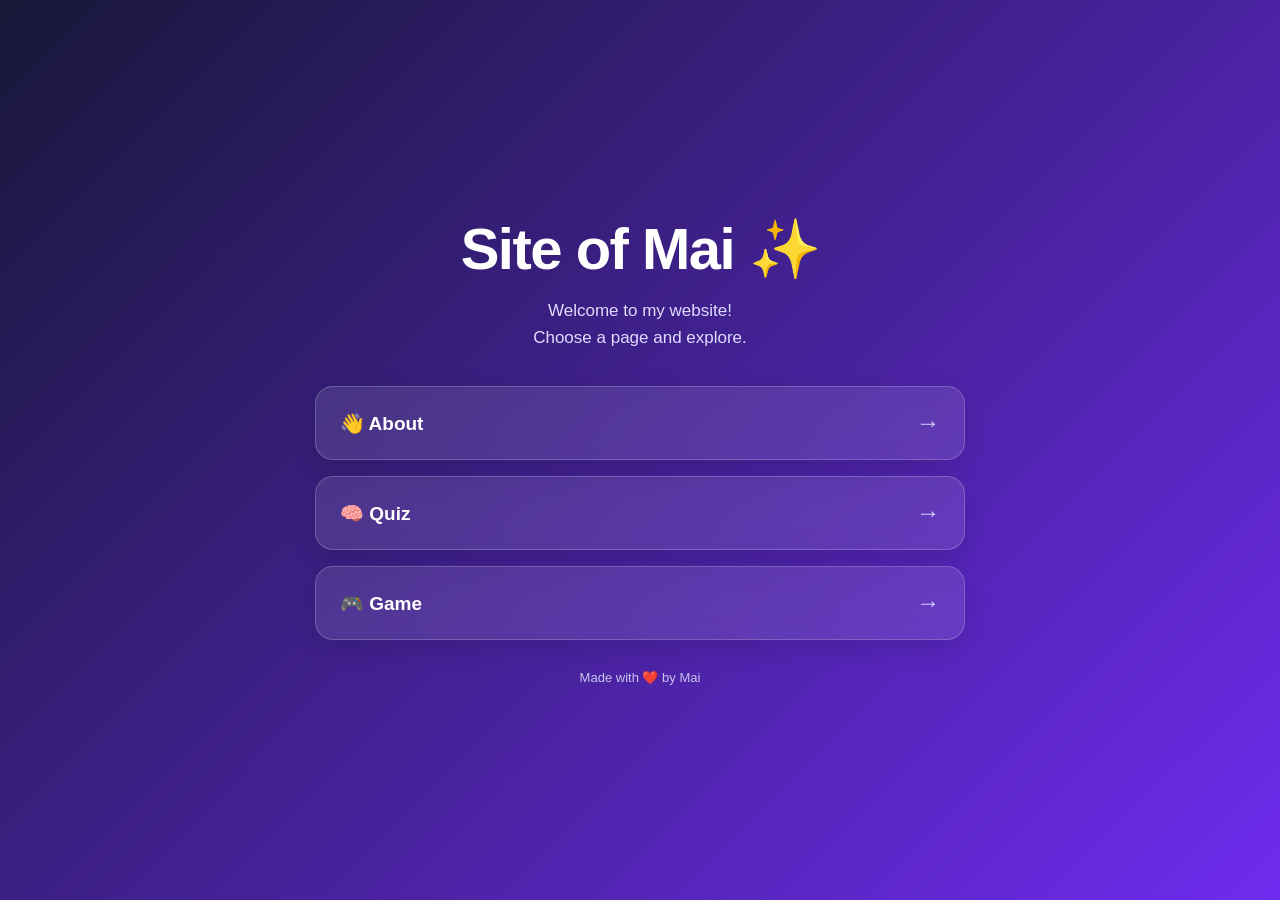
<file: index.html>
<!DOCTYPE html>
<html lang="en">
<head>
  <meta charset="UTF-8">
  <meta name="viewport" content="width=device-width, initial-scale=1.0">
  <title>Site of Mai</title>

  <style>
    * {
      box-sizing: border-box;
    }

    body {
      margin: 0;
      min-height: 100vh;
      font-family: Arial, Helvetica, sans-serif;
      color: white;
      background: linear-gradient(
        135deg,
        #171738,
        #6f2bee,
        #1769aa,
        #00e3f3
      );
      background-size: 300% 300%;
      animation: gradient 12s ease infinite;
      display: flex;
      justify-content: center;
      align-items: center;
      padding: 24px;
    }

    .container {
      width: 100%;
      max-width: 650px;
      text-align: center;
    }

    .welcome {
      margin-bottom: 35px;
      animation: appear 0.8s ease;
    }

    .welcome h1 {
      font-size: clamp(36px, 8vw, 58px);
      margin: 0 0 14px;
      font-weight: 800;
      letter-spacing: -1.5px;
    }

    .welcome p {
      color: #dedcff;
      font-size: 17px;
      line-height: 1.6;
      margin: 0;
    }

    ul {
      list-style: none;
      padding: 0;
      margin: 0;
      display: grid;
      gap: 16px;
    }

    li {
      animation: appear 0.7s ease both;
    }

    li:nth-child(2) {
      animation-delay: 0.12s;
    }

    li:nth-child(3) {
      animation-delay: 0.24s;
    }

    li a {
      display: flex;
      align-items: center;
      justify-content: space-between;
      gap: 16px;
      padding: 22px 24px;
      border: 1px solid rgba(255, 255, 255, 0.2);
      border-radius: 18px;
      background: rgba(255, 255, 255, 0.1);
      color: white;
      text-decoration: none;
      font-size: 19px;
      font-weight: bold;
      backdrop-filter: blur(10px);
      box-shadow: 0 8px 24px rgba(0, 0, 0, 0.12);
      transition:
        transform 0.25s ease,
        background 0.25s ease,
        box-shadow 0.25s ease;
    }

    li a:hover {
      transform: translateY(-5px);
      background: rgba(255, 255, 255, 0.19);
      box-shadow: 0 14px 32px rgba(0, 0, 0, 0.2);
    }

    li a:focus-visible {
      outline: 3px solid white;
      outline-offset: 4px;
    }

    .arrow {
      font-size: 24px;
      color: #d5d0ff;
      transition: transform 0.25s ease;
    }

    li a:hover .arrow {
      transform: translateX(5px);
    }

    footer {
      margin-top: 30px;
      color: #c7c5ed;
      font-size: 13px;
    }

    @keyframes gradient {
      0% {
        background-position: 0% 50%;
      }
      50% {
        background-position: 100% 50%;
      }
      100% {
        background-position: 0% 50%;
      }
    }

    @keyframes appear {
      from {
        opacity: 0;
        transform: translateY(18px);
      }
      to {
        opacity: 1;
        transform: translateY(0);
      }
    }

    @media (max-width: 480px) {
      body {
        padding: 18px;
      }

      .welcome {
        margin-bottom: 28px;
      }

      .welcome p {
        font-size: 15px;
      }

      li a {
        padding: 19px;
        font-size: 17px;
      }
    }

    @media (prefers-reduced-motion: reduce) {
      *,
      *::before,
      *::after {
        animation: none !important;
        transition: none !important;
      }
    }
  </style>
</head>

<body>
  <main class="container">
    <header class="welcome">
      <h1>Site of Mai ✨</h1>
      <p>Welcome to my website!<br>
        Choose a page and explore.
      </p>
    </header>

    <nav aria-label="Main navigation">
      <ul>
        <li>
          <a href="Lessons/01/about.html">
            <span>👋 About</span>
            <span class="arrow">→</span>
          </a>
        </li>

        <li>
          <a href="Lessons/02/quizbattle.html">
            <span>🧠 Quiz</span>
            <span class="arrow">→</span>
          </a>
        </li>

        <li>
          <a href="game.html">
            <span>🎮 Game</span>
            <span class="arrow">→</span>
          </a>
        </li>
      </ul>
    </nav>

    <footer>
      Made with ❤️ by Mai
    </footer>
  </main>
</body>
</html>
</file>
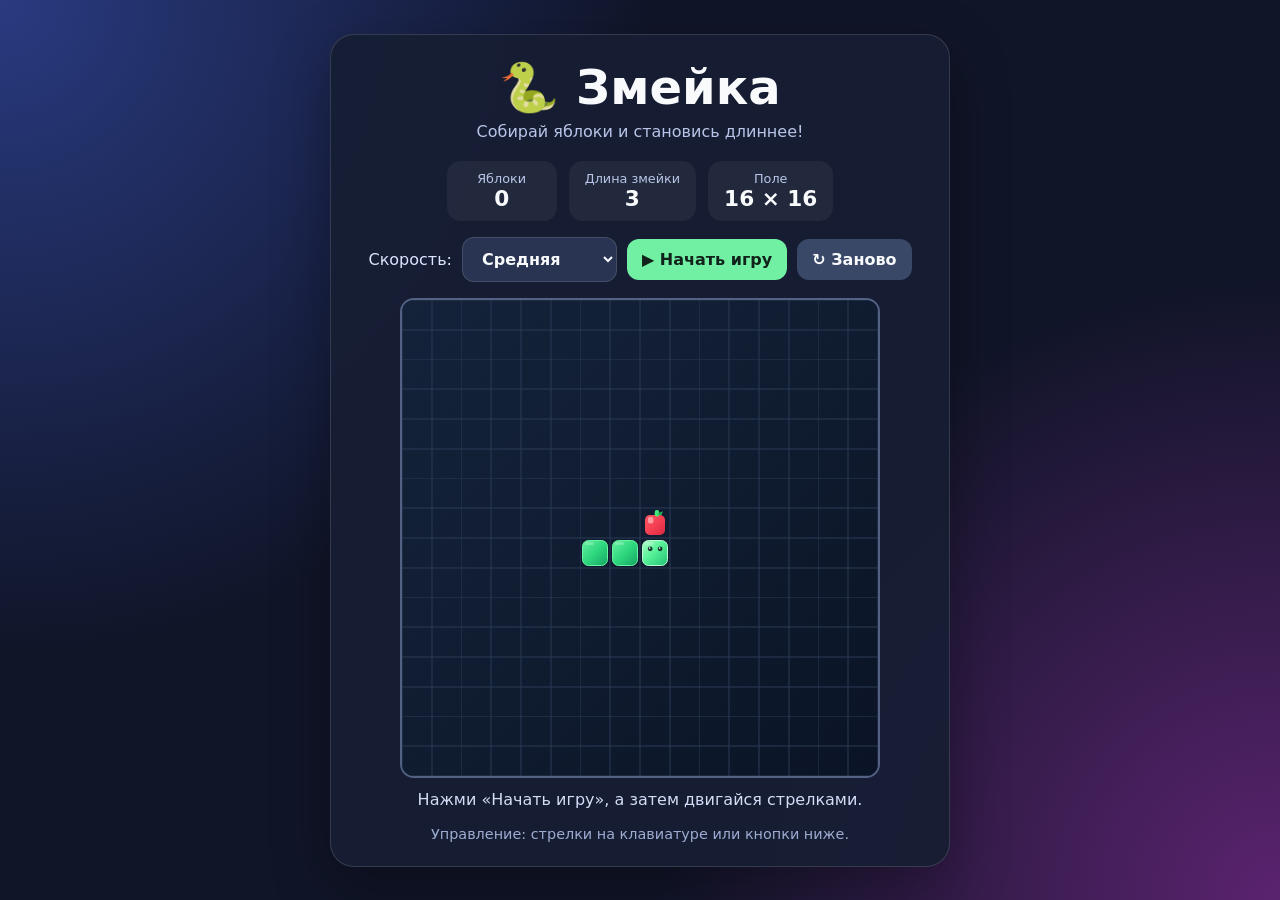
<file: game.html>
<!DOCTYPE html>
<html lang="ru">
<head>
<meta charset="UTF-8">
<meta name="viewport" content="width=device-width, initial-scale=1.0">
<title>Змейка 🐍</title>
<style>
  * { box-sizing: border-box; }
  body {
    margin: 0; min-height: 100vh; display: grid; place-items: center;
    padding: 20px; font-family: system-ui, Arial, sans-serif; color: #f8fafc;
    background: radial-gradient(circle at top left, #293a80 0, transparent 42%),
                radial-gradient(circle at bottom right, #5b236f 0, transparent 40%), #101528;
  }
  .game {
    width: min(100%, 620px); padding: 24px; border: 1px solid #ffffff22;
    border-radius: 24px; background: #171e34eF; box-shadow: 0 20px 60px #0005;
    text-align: center;
  }
  h1 { margin: 0 0 6px; font-size: clamp(2rem, 6vw, 3rem); }
  .subtitle { margin: 0 0 20px; color: #b9c5e8; }
  .stats { display: flex; justify-content: center; gap: 12px; flex-wrap: wrap; margin-bottom: 16px; }
  .stat { min-width: 110px; padding: 10px 16px; border-radius: 14px; background: #ffffff0d; }
  .stat small { display: block; color: #b9c5e8; font-size: .8rem; }
  .stat strong { font-size: 1.35rem; }
  .settings { display: flex; justify-content: center; align-items: center; gap: 10px; flex-wrap: wrap; margin: 12px 0 16px; }
  label { color: #dce4ff; }
  select, button {
    border: 0; border-radius: 12px; padding: 11px 15px; font: inherit; font-weight: 700;
  }
  select { color: #f8fafc; background: #283452; border: 1px solid #ffffff20; }
  button { cursor: pointer; transition: transform .12s, filter .12s; }
  button:hover { filter: brightness(1.1); transform: translateY(-1px); }
  button:active { transform: scale(.97); }
  .start { color: #10221a; background: #71f0a4; }
  .restart { color: #f8fafc; background: #394867; }
  .board-wrap { position: relative; width: min(100%, 480px); margin: 0 auto; }
  canvas {
    display: block; width: 100%; height: auto; aspect-ratio: 1;
    border-radius: 14px; border: 2px solid #526184; background: #111a2b;
    image-rendering: pixelated; touch-action: none;
  }
  .message { min-height: 28px; margin: 12px 0 2px; color: #d4dcf7; }
  .hint { color: #9eacd2; font-size: .9rem; margin: 8px 0 0; }
  .mobile-controls { display: grid; grid-template-columns: repeat(3, 54px); grid-template-rows: repeat(2, 48px); gap: 6px; justify-content: center; margin: 16px auto 0; }
  .mobile-controls button { background: #2a3858; color: white; font-size: 1.25rem; padding: 0; touch-action: manipulation; }
  .mobile-controls .up { grid-column: 2; grid-row: 1; }
  .mobile-controls .left { grid-column: 1; grid-row: 2; }
  .mobile-controls .down { grid-column: 2; grid-row: 2; }
  .mobile-controls .right { grid-column: 3; grid-row: 2; }
  @media (min-width: 700px) { .mobile-controls { display: none; } }
  @media (max-width: 420px) { .game { padding: 16px 12px; } .stat { min-width: 95px; } }
</style>
</head>
<body>
<main class="game">
  <h1>🐍 Змейка</h1>
  <p class="subtitle">Собирай яблоки и становись длиннее!</p>

  <div class="stats">
    <div class="stat"><small>Яблоки</small><strong id="score">0</strong></div>
    <div class="stat"><small>Длина змейки</small><strong id="length">3</strong></div>
    <div class="stat"><small>Поле</small><strong>16 × 16</strong></div>
  </div>

  <div class="settings">
    <label for="speed">Скорость:</label>
    <select id="speed">
      <option value="230">Маленькая</option>
      <option value="150" selected>Средняя</option>
      <option value="85">Большая</option>
    </select>
    <button class="start" id="start">▶ Начать игру</button>
    <button class="restart" id="restart">↻ Заново</button>
  </div>

  <div class="board-wrap"><canvas id="board" width="480" height="480" aria-label="Игровое поле змейки"></canvas></div>
  <p class="message" id="message">Нажми «Начать игру», а затем двигайся стрелками.</p>
  <p class="hint">Управление: стрелки на клавиатуре или кнопки ниже.</p>

  <div class="mobile-controls" aria-label="Управление змейкой">
    <button class="up" data-dir="up" aria-label="Вверх">↑</button>
    <button class="left" data-dir="left" aria-label="Влево">←</button>
    <button class="down" data-dir="down" aria-label="Вниз">↓</button>
    <button class="right" data-dir="right" aria-label="Вправо">→</button>
  </div>
</main>

<script>
(() => {
  const SIZE = 16;
  const canvas = document.getElementById('board');
  const ctx = canvas.getContext('2d');
  const scoreEl = document.getElementById('score');
  const lengthEl = document.getElementById('length');
  const messageEl = document.getElementById('message');
  const speedEl = document.getElementById('speed');
  const startBtn = document.getElementById('start');
  const restartBtn = document.getElementById('restart');
  const cell = canvas.width / SIZE;

  let snake, apple, direction, nextDirection, score, timer, running, gameOver;

  function randomApple() {
    const free = [];
    for (let y = 0; y < SIZE; y++) {
      for (let x = 0; x < SIZE; x++) {
        if (!snake.some(part => part.x === x && part.y === y)) free.push({x, y});
      }
    }
    return free.length ? free[Math.floor(Math.random() * free.length)] : null;
  }

  function reset() {
    clearInterval(timer);
    running = false;
    gameOver = false;
    score = 0;
    snake = [{x: 8, y: 8}, {x: 7, y: 8}, {x: 6, y: 8}];
    direction = {x: 1, y: 0};
    nextDirection = {x: 1, y: 0};
    apple = randomApple();
    scoreEl.textContent = score;
    lengthEl.textContent = snake.length;
    messageEl.textContent = 'Нажми «Начать игру», а затем двигайся стрелками.';
    startBtn.textContent = '▶ Начать игру';
    draw();
  }

  function draw() {
    ctx.clearRect(0, 0, canvas.width, canvas.height);
    const bg = ctx.createLinearGradient(0, 0, canvas.width, canvas.height);
    bg.addColorStop(0, '#14233a'); bg.addColorStop(1, '#0b1426');
    ctx.fillStyle = bg;
    ctx.fillRect(0, 0, canvas.width, canvas.height);

    ctx.strokeStyle = '#2b3b55';
    ctx.lineWidth = 1;
    for (let i = 0; i <= SIZE; i++) {
      ctx.beginPath(); ctx.moveTo(i * cell, 0); ctx.lineTo(i * cell, canvas.height); ctx.stroke();
      ctx.beginPath(); ctx.moveTo(0, i * cell); ctx.lineTo(canvas.width, i * cell); ctx.stroke();
    }

    if (apple) {
      // Яблоко — квадратный красный блок, а зелёный хвостик находится в той же клетке.
      const x = apple.x * cell, y = apple.y * cell;
      const inset = 5;
      const appleGrad = ctx.createLinearGradient(x, y, x + cell, y + cell);
      appleGrad.addColorStop(0, '#ff6571'); appleGrad.addColorStop(.55, '#f43f52'); appleGrad.addColorStop(1, '#c91e3c');
      ctx.fillStyle = appleGrad;
      ctx.beginPath(); ctx.roundRect(x + inset, y + inset + 2, cell - inset * 2, cell - inset * 2, 5); ctx.fill();
      ctx.fillStyle = '#ff9aa2';
      ctx.beginPath(); ctx.roundRect(x + inset + 3, y + inset + 4, Math.max(4, cell * .18), Math.max(5, cell * .22), 2); ctx.fill();
      ctx.fillStyle = '#48e879';
      ctx.beginPath(); ctx.roundRect(x + cell * .49, y + 2, cell * .15, cell * .22, 2); ctx.fill();
      ctx.fillStyle = '#24b85a';
      ctx.beginPath(); ctx.moveTo(x + cell * .56, y + cell * .19); ctx.lineTo(x + cell * .77, y + cell * .11); ctx.lineTo(x + cell * .70, y + cell * .25); ctx.closePath(); ctx.fill();
    }

    snake.forEach((part, index) => {
      const x = part.x * cell, y = part.y * cell, inset = 2.5;
      const grad = ctx.createLinearGradient(x, y, x + cell, y + cell);
      if (index === 0) { grad.addColorStop(0, '#c0ffd1'); grad.addColorStop(.45, '#59f29a'); grad.addColorStop(1, '#16b86c'); }
      else { grad.addColorStop(0, '#74f5a7'); grad.addColorStop(.5, '#2ed77e'); grad.addColorStop(1, '#119b60'); }
      ctx.fillStyle = grad;
      ctx.beginPath(); ctx.roundRect(x + inset, y + inset, cell - inset * 2, cell - inset * 2, 6); ctx.fill();
      ctx.strokeStyle = index === 0 ? '#b7ffd0' : '#68f5a0'; ctx.lineWidth = 1;
      ctx.stroke();
      // Небольшой блик делает сегменты более гладкими и детализированными.
      ctx.fillStyle = '#ffffff38';
      ctx.beginPath(); ctx.roundRect(x + 5, y + 4, cell * .30, 3, 2); ctx.fill();
      if (index === 0) {
        ctx.fillStyle = '#123b2c';
        const ex1 = x + cell * .34, ex2 = x + cell * .67, ey = y + cell * .36;
        ctx.beginPath(); ctx.arc(ex1, ey, 2.4, 0, Math.PI * 2); ctx.arc(ex2, ey, 2.4, 0, Math.PI * 2); ctx.fill();
        ctx.fillStyle = '#ffffff';
        ctx.beginPath(); ctx.arc(ex1 - .5, ey - .7, .8, 0, Math.PI * 2); ctx.arc(ex2 - .5, ey - .7, .8, 0, Math.PI * 2); ctx.fill();
      }
    });

    if (gameOver) {
      ctx.fillStyle = '#08101dcc';
      ctx.fillRect(0, 0, canvas.width, canvas.height);
      ctx.fillStyle = '#ffffff';
      ctx.textAlign = 'center';
      ctx.font = 'bold 32px system-ui';
      ctx.fillText('Игра окончена!', canvas.width / 2, canvas.height / 2 - 8);
      ctx.font = '18px system-ui';
      ctx.fillText('Нажми «Заново», чтобы попробовать ещё', canvas.width / 2, canvas.height / 2 + 28);
    }
  }

  function setDirection(name) {
    if (!running) return;
    const dirs = {
      up: {x: 0, y: -1}, down: {x: 0, y: 1},
      left: {x: -1, y: 0}, right: {x: 1, y: 0}
    };
    const wanted = dirs[name];
    if (!wanted) return;
    if (wanted.x === -direction.x && wanted.y === -direction.y) return;
    nextDirection = wanted;
  }

  function step() {
    direction = nextDirection;
    const head = {x: snake[0].x + direction.x, y: snake[0].y + direction.y};
    const eating = apple && head.x === apple.x && head.y === apple.y;
    const bodyToCheck = eating ? snake : snake.slice(0, -1);

    if (head.x < 0 || head.x >= SIZE || head.y < 0 || head.y >= SIZE ||
        bodyToCheck.some(part => part.x === head.x && part.y === head.y)) {
      endGame();
      return;
    }

    snake.unshift(head);
    if (eating) {
      score++;
      scoreEl.textContent = score;
      apple = randomApple();
      if (!apple) {
        gameOver = true;
        running = false;
        clearInterval(timer);
        messageEl.textContent = 'Победа! Ты заполнил всё поле!';
        draw();
        return;
      }
    } else {
      snake.pop();
    }
    lengthEl.textContent = snake.length;
    draw();
  }

  function endGame() {
    running = false;
    gameOver = true;
    clearInterval(timer);
    startBtn.textContent = '▶ Играть снова';
    messageEl.textContent = `Игра окончена! Ты собрал яблок: ${score}.`;
    draw();
  }

  function start() {
    if (running) return;
    if (gameOver) reset();
    running = true;
    startBtn.textContent = '⏸ Игра идёт';
    messageEl.textContent = 'Отлично! Собирай яблоки и не врезайся.';
    clearInterval(timer);
    timer = setInterval(step, Number(speedEl.value));
  }

  startBtn.addEventListener('click', () => {
    if (running) {
      clearInterval(timer);
      running = false;
      startBtn.textContent = '▶ Продолжить';
      messageEl.textContent = 'Пауза. Нажми «Продолжить», чтобы играть дальше.';
    } else start();
  });
  restartBtn.addEventListener('click', reset);
  speedEl.addEventListener('change', () => {
    if (running) {
      clearInterval(timer);
      timer = setInterval(step, Number(speedEl.value));
    }
  });

  document.addEventListener('keydown', event => {
    const keys = {
      ArrowUp: 'up', ArrowDown: 'down', ArrowLeft: 'left', ArrowRight: 'right',
      w: 'up', W: 'up', s: 'down', S: 'down', a: 'left', A: 'left', d: 'right', D: 'right'
    };
    if (keys[event.key]) {
      event.preventDefault();
      setDirection(keys[event.key]);
    } else if (event.code === 'Space') {
      event.preventDefault();
      if (running) {
        clearInterval(timer); running = false;
        startBtn.textContent = '▶ Продолжить';
        messageEl.textContent = 'Пауза. Нажми «Продолжить», чтобы играть дальше.';
      } else start();
    }
  });

  document.querySelectorAll('[data-dir]').forEach(button => {
    button.addEventListener('click', () => setDirection(button.dataset.dir));
  });

  reset();
})();
</script>
</body>
</html>
</file>
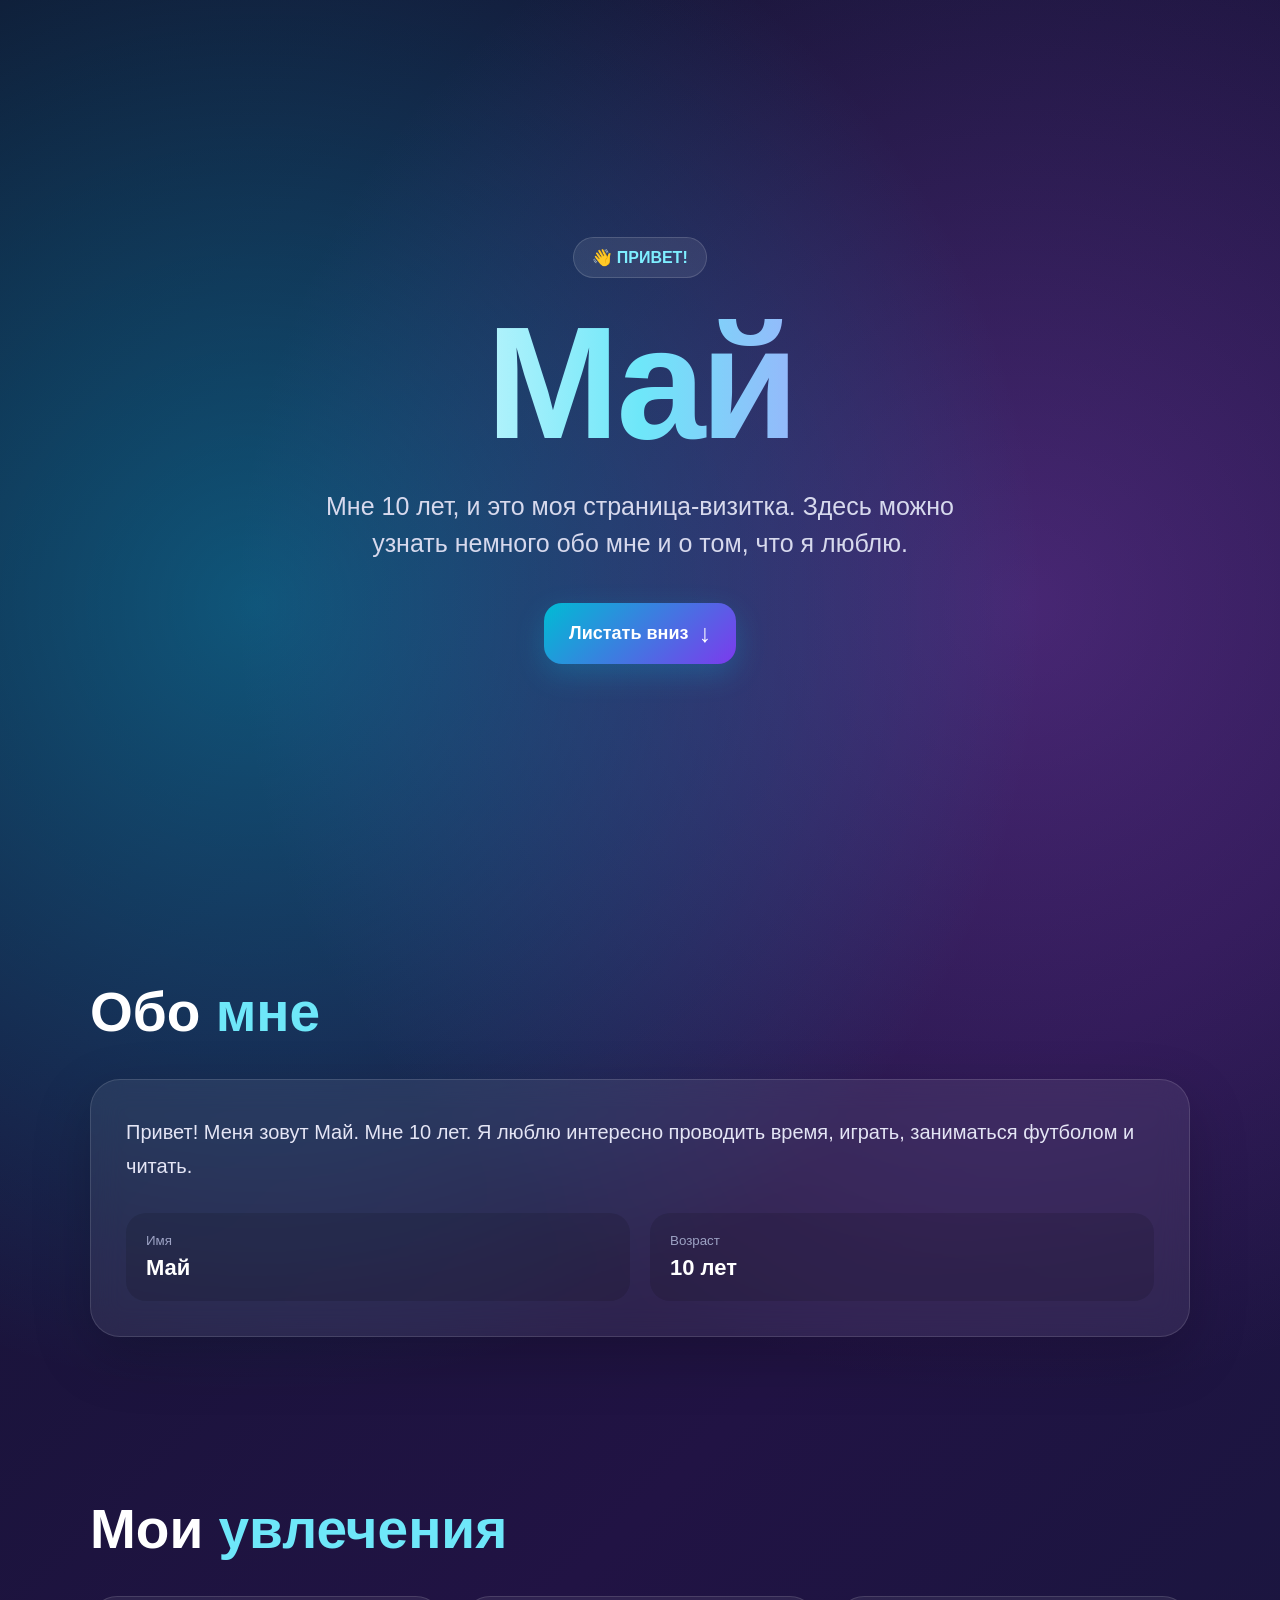
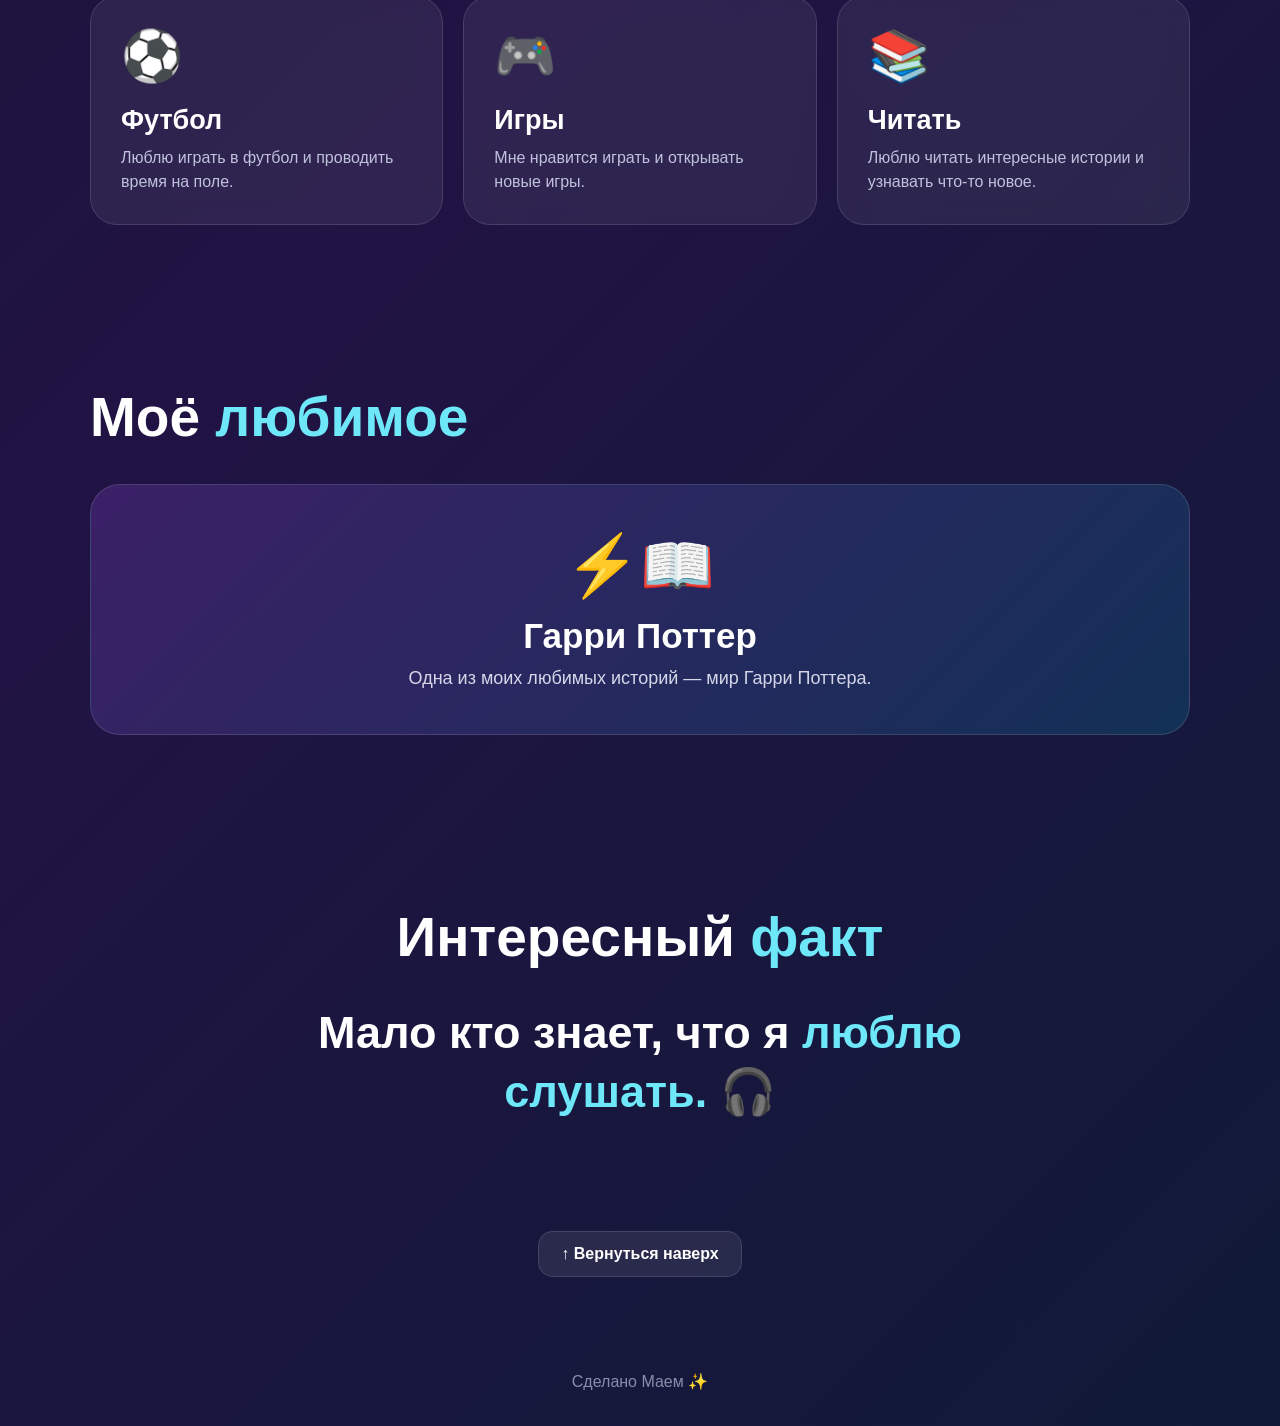
<file: Lessons/01/about.html>
<!DOCTYPE html>
<html lang="ru">
<head>
    <meta charset="UTF-8">
    <meta name="viewport" content="width=device-width, initial-scale=1.0">

    <title>Май — моя визитка</title>

    <style>
        * {
            box-sizing: border-box;
            margin: 0;
            padding: 0;
        }

        html {
            scroll-behavior: smooth;
        }

        body {
            min-height: 100vh;
            font-family: Arial, sans-serif;
            color: white;
            background:
                radial-gradient(circle at 20% 20%, #00d9ff55, transparent 30%),
                radial-gradient(circle at 80% 20%, #9d4edd55, transparent 30%),
                linear-gradient(135deg, #10152f, #211344, #101a38);
            overflow-x: hidden;
        }

        .container {
            width: min(1100px, 90%);
            margin: auto;
        }

        /* ГЛАВНЫЙ ЭКРАН */

        .hero {
            min-height: 100vh;
            display: flex;
            justify-content: center;
            align-items: center;
            text-align: center;
            position: relative;
            padding: 30px;
        }

        .hero-content {
            animation: появление 1s ease;
        }

        .hello {
            display: inline-block;
            padding: 10px 18px;
            border-radius: 50px;
            background: #ffffff15;
            border: 1px solid #ffffff25;
            color: #7eeeff;
            font-weight: bold;
            margin-bottom: 25px;
        }

        h1 {
            font-size: clamp(70px, 15vw, 160px);
            line-height: 1;
            margin-bottom: 25px;
            font-weight: 900;
            letter-spacing: -5px;

            background: linear-gradient(
                90deg,
                #ffffff,
                #6ee7f9,
                #c084fc
            );

            -webkit-background-clip: text;
            background-clip: text;
            color: transparent;
        }

        .subtitle {
            max-width: 650px;
            margin: auto;
            font-size: clamp(18px, 3vw, 25px);
            line-height: 1.5;
            color: #d7d9ed;
        }

        /* КНОПКА ВНИЗ */

        .down-button {
            display: inline-flex;
            align-items: center;
            gap: 10px;

            margin-top: 40px;
            padding: 16px 25px;

            border-radius: 18px;

            color: white;
            text-decoration: none;
            font-size: 18px;
            font-weight: bold;

            background: linear-gradient(
                135deg,
                #00bcd4,
                #7c3aed
            );

            box-shadow:
                0 10px 30px #00d9ff33;

            transition: 0.25s;
        }

        .down-button:hover {
            transform: translateY(-5px);
            box-shadow:
                0 15px 40px #9d4edd66;
        }

        .arrow {
            font-size: 25px;
            animation: стрелка 1.3s infinite;
        }

        /* СЕКЦИИ */

        section {
            padding: 80px 0;
        }

        .section-title {
            font-size: clamp(35px, 6vw, 55px);
            margin-bottom: 35px;
        }

        .section-title span {
            color: #6ee7f9;
        }

        /* ОБО МНЕ */

        .about {
            padding: 35px;
            border-radius: 30px;

            background: #ffffff12;
            border: 1px solid #ffffff20;

            backdrop-filter: blur(15px);

            box-shadow:
                0 20px 60px #00000033;
        }

        .about p {
            font-size: 20px;
            line-height: 1.7;
            color: #e4e5f5;
        }

        .info {
            display: grid;
            grid-template-columns: repeat(2, 1fr);
            gap: 20px;
            margin-top: 30px;
        }

        .info-card {
            padding: 20px;
            border-radius: 20px;
            background: #00000020;
        }

        .info-card small {
            display: block;
            color: #9da2c4;
            margin-bottom: 7px;
        }

        .info-card strong {
            font-size: 22px;
        }

        /* УВЛЕЧЕНИЯ */

        .hobbies {
            display: grid;
            grid-template-columns: repeat(3, 1fr);
            gap: 20px;
        }

        .hobby {
            padding: 30px;
            min-height: 220px;

            border-radius: 27px;

            background: #ffffff12;
            border: 1px solid #ffffff20;

            backdrop-filter: blur(12px);

            transition: 0.25s;
        }

        .hobby:hover {
            transform: translateY(-8px);
            border-color: #6ee7f988;
        }

        .emoji {
            font-size: 50px;
            margin-bottom: 20px;
        }

        .hobby h3 {
            font-size: 27px;
            margin-bottom: 10px;
        }

        .hobby p {
            color: #bfc2dd;
            line-height: 1.5;
        }

        /* ЛЮБИМОЕ */

        .favorite {
            text-align: center;
            padding: 45px 25px;

            border-radius: 30px;

            background:
                linear-gradient(
                    135deg,
                    #a855f733,
                    #00d9ff22
                );

            border: 1px solid #ffffff20;
        }

        .favorite-icon {
            font-size: 60px;
            margin-bottom: 15px;
        }

        .favorite h3 {
            font-size: 35px;
            margin-bottom: 12px;
        }

        .favorite p {
            font-size: 18px;
            color: #d5d7e9;
        }

        /* ФАКТ */

        .fact {
            text-align: center;
            padding: 90px 20px;
        }

        .fact-text {
            max-width: 750px;
            margin: auto;

            font-size: clamp(28px, 5vw, 45px);
            line-height: 1.3;
            font-weight: 900;
        }

        .fact-text span {
            color: #6ee7f9;
        }

        /* КНОПКА НАВЕРХ */

        .top-button {
            display: block;
            width: fit-content;

            margin: 20px auto 60px;

            padding: 13px 22px;

            border-radius: 15px;

            color: white;
            text-decoration: none;
            font-weight: bold;

            background: #ffffff15;
            border: 1px solid #ffffff20;

            transition: 0.2s;
        }

        .top-button:hover {
            background: #ffffff25;
            transform: translateY(-3px);
        }

        footer {
            padding: 35px;
            text-align: center;
            color: #898da9;
        }

        /* АНИМАЦИИ */

        @keyframes появление {
            from {
                opacity: 0;
                transform: translateY(30px);
            }

            to {
                opacity: 1;
                transform: translateY(0);
            }
        }

        @keyframes стрелка {
            0%, 100% {
                transform: translateY(0);
            }

            50% {
                transform: translateY(6px);
            }
        }

        /* ТЕЛЕФОН */

        @media (max-width: 700px) {

            .hero {
                min-height: 100vh;
                padding: 20px;
            }

            .info {
                grid-template-columns: 1fr;
            }

            .hobbies {
                grid-template-columns: 1fr;
            }

            .about {
                padding: 25px;
            }

            section {
                padding: 55px 0;
            }
        }
    </style>
</head>

<body>

    <!-- ГЛАВНЫЙ ЭКРАН -->

    <header class="hero" id="home">

        <div class="hero-content">

            <div class="hello">
                👋 ПРИВЕТ!
            </div>

            <h1>Май</h1>

            <p class="subtitle">
                Мне 10 лет, и это моя страница-визитка.
                Здесь можно узнать немного обо мне
                и о том, что я люблю.
            </p>

            <!-- КНОПКА ЛИСТАТЬ ВНИЗ -->

            <a href="#about" class="down-button">
                Листать вниз
                <span class="arrow">↓</span>
            </a>

        </div>

    </header>


    <main class="container">

        <!-- ОБО МНЕ -->

        <section id="about">

            <h2 class="section-title">
                Обо <span>мне</span>
            </h2>

            <div class="about">

                <p>
                    Привет! Меня зовут Май. Мне 10 лет.
                    Я люблю интересно проводить время,
                    играть, заниматься футболом и читать.
                </p>

                <div class="info">

                    <div class="info-card">
                        <small>Имя</small>
                        <strong>Май</strong>
                    </div>

                    <div class="info-card">
                        <small>Возраст</small>
                        <strong>10 лет</strong>
                    </div>

                </div>

            </div>

        </section>


        <!-- УВЛЕЧЕНИЯ -->

        <section>

            <h2 class="section-title">
                Мои <span>увлечения</span>
            </h2>

            <div class="hobbies">

                <div class="hobby">

                    <div class="emoji">⚽</div>

                    <h3>Футбол</h3>

                    <p>
                        Люблю играть в футбол
                        и проводить время на поле.
                    </p>

                </div>


                <div class="hobby">

                    <div class="emoji">🎮</div>

                    <h3>Игры</h3>

                    <p>
                        Мне нравится играть
                        и открывать новые игры.
                    </p>

                </div>


                <div class="hobby">

                    <div class="emoji">📚</div>

                    <h3>Читать</h3>

                    <p>
                        Люблю читать интересные истории
                        и узнавать что-то новое.
                    </p>

                </div>

            </div>

        </section>


        <!-- ЛЮБИМОЕ -->

        <section>

            <h2 class="section-title">
                Моё <span>любимое</span>
            </h2>

            <div class="favorite">

                <div class="favorite-icon">
                    ⚡📖
                </div>

                <h3>Гарри Поттер</h3>

                <p>
                    Одна из моих любимых историй —
                    мир Гарри Поттера.
                </p>

            </div>

        </section>


        <!-- ФАКТ -->

        <section class="fact">

            <h2 class="section-title">
                Интересный <span>факт</span>
            </h2>

            <p class="fact-text">
                Мало кто знает, что я
                <span>люблю слушать.</span> 🎧
            </p>

        </section>


        <!-- КНОПКА НАВЕРХ -->

        <a href="#home" class="top-button">
            ↑ Вернуться наверх
        </a>

    </main>


    <footer>
        Сделано Маем ✨
    </footer>

</body>
</html>
</file>
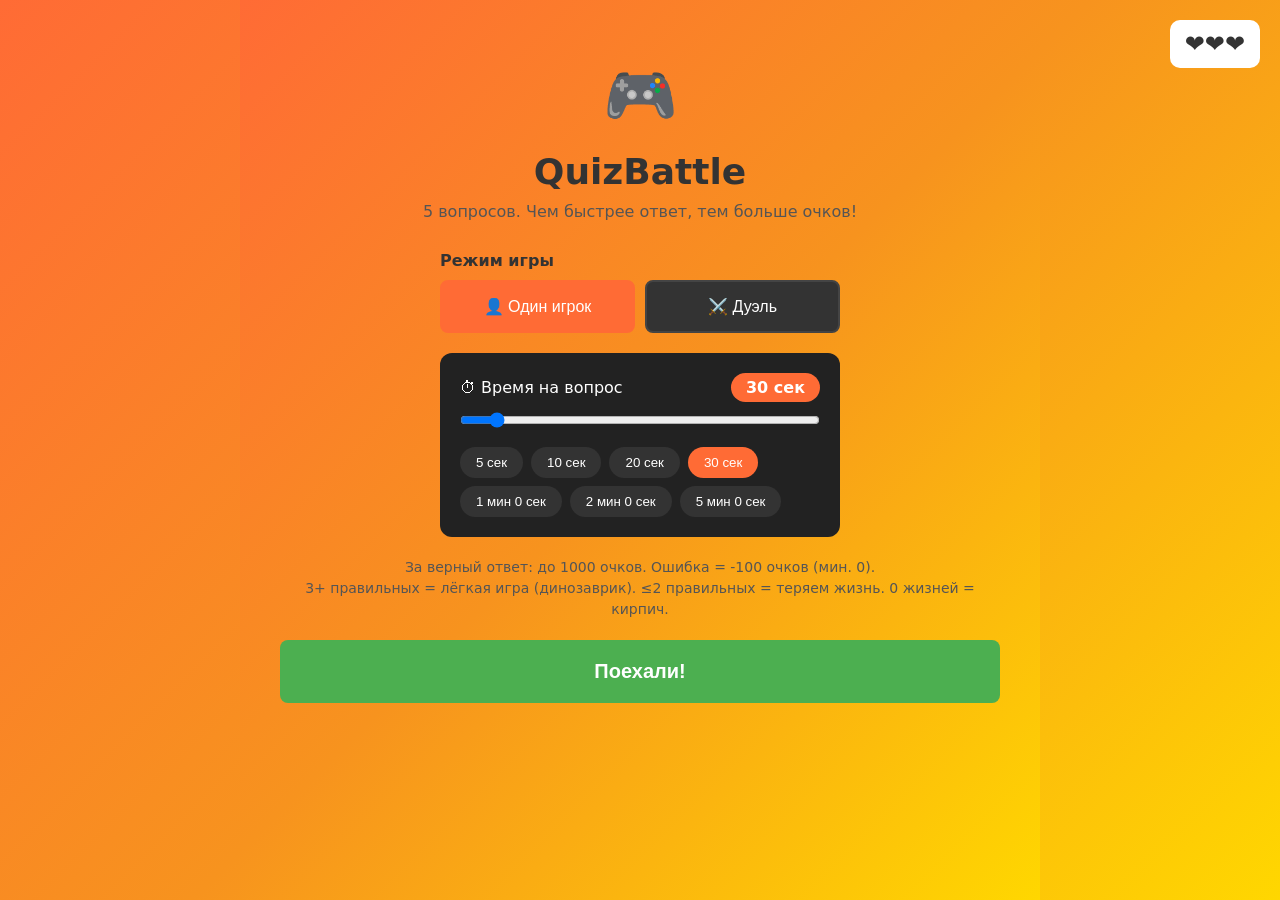
<file: Lessons/02/quizbattle.html>
<!DOCTYPE html>
<html lang="ru">
<head>
<meta charset="UTF-8">
<meta name="viewport" content="width=device-width, initial-scale=1">
<title>QuizBattle</title>
<style>
* { box-sizing: border-box; margin: 0; padding: 0; }
html, body { height: 100%; font-family: system-ui, sans-serif; background: linear-gradient(135deg, #ff6b35, #f7931e, #ffd700); color: #fff; display: flex; justify-content: center; }
#app { width: 100%; max-width: 800px; padding: 20px; }
.screen { display: none; }
.screen.active { display: block; }
.center { text-align: center; padding: 40px 20px; }
.logo { font-size: 60px; margin-bottom: 20px; }
h1 { font-size: 36px; margin-bottom: 10px; color: #333; }
.sub { color: #555; margin-bottom: 30px; }
.setup { max-width: 400px; margin: 0 auto; text-align: left; }
.setup-title { font-weight: bold; margin-bottom: 10px; color: #333; }
.mode-row { display: flex; gap: 10px; margin-bottom: 20px; }
.mode-btn { flex: 1; padding: 15px; background: #333; border: 2px solid #444; color: #fff; border-radius: 8px; cursor: pointer; font-size: 16px; }
.mode-btn.active { border-color: #ff6b35; background: #ff6b35; }
.time-card { background: #222; padding: 20px; border-radius: 12px; }
.time-head { display: flex; justify-content: space-between; align-items: center; margin-bottom: 10px; }
.time-value { background: #ff6b35; color: #fff; padding: 5px 15px; border-radius: 20px; font-weight: bold; }
#time-range { width: 100%; }
.chips { display: flex; gap: 8px; flex-wrap: wrap; margin-top: 15px; }
.chip { padding: 8px 16px; background: #333; border: none; color: #fff; border-radius: 20px; cursor: pointer; }
.chip.active { background: #ff6b35; }
.hint { color: #555; font-size: 14px; margin-top: 20px; line-height: 1.5; }
.big-btn { width: 100%; padding: 20px; background: #4caf50; border: none; color: #fff; font-size: 20px; font-weight: bold; border-radius: 8px; cursor: pointer; margin-top: 20px; }
.gamebar { margin-bottom: 15px; }
.small-btn { padding: 8px 16px; background: #333; border: none; color: #fff; border-radius: 6px; cursor: pointer; }
.panel { background: #222; border-radius: 12px; padding: 20px; }
.topbar { display: flex; justify-content: space-between; margin-bottom: 15px; }
.pill { background: #333; padding: 8px 16px; border-radius: 20px; font-weight: bold; font-size: 14px; }
.pill.score { background: #ff6b35; }
.pill.time { min-width: 80px; text-align: center; }
.progress { height: 8px; background: #333; border-radius: 4px; overflow: hidden; margin-bottom: 10px; }
.progress > div { height: 100%; background: #4caf50; transition: width 0.3s; }
.question-box { background: #fff; color: #000; padding: 20px; border-radius: 12px; font-size: 20px; font-weight: bold; text-align: center; margin-bottom: 20px; min-height: 80px; display: flex; align-items: center; justify-content: center; }
.answers { display: grid; grid-template-columns: 1fr 1fr; gap: 12px; }
.ans { padding: 15px; background: #333; border: none; color: #fff; border-radius: 8px; cursor: pointer; font-size: 16px; font-weight: bold; }
.ans:hover { background: #444; }
.ans.c0 { background: #e91e63; }
.ans.c1 { background: #2196f3; }
.ans.c2 { background: #ff9800; }
.ans.c3 { background: #4caf50; }
.ans:disabled { opacity: 0.5; cursor: not-allowed; }
.ans.right { background: #4caf50 !important; }
.ans.wrong { background: #e91e63 !important; }
.feedback { margin-top: 15px; text-align: center; }
.fb-text { padding: 15px; border-radius: 8px; font-weight: bold; font-size: 18px; }
.fb-text.ok { background: #4caf50; }
.fb-text.bad { background: #e91e63; }
.result { text-align: center; padding: 20px; }
.result-score { font-size: 48px; font-weight: bold; color: #e91e63; }
.result-title { font-size: 24px; margin: 15px 0; color: #333; }
.result-text { color: #555; }
.confetti { position: fixed; top: -20px; width: 10px; height: 15px; animation: fall 3s linear forwards; }
@keyframes fall { to { transform: translateY(110vh) rotate(720deg); opacity: 0; } }
.brick { position: fixed; top: 0; left: 0; width: 100%; height: 100%; background: #111; color: #fff; display: flex; justify-content: center; align-items: center; font-size: 24px; z-index: 1000; }
.brick-inner { background: #222; padding: 40px; border-radius: 12px; text-align: center; max-width: 400px; }
.dino-canvas { background: #f7f7f7; border: 2px solid #ccc; border-radius: 8px; }
.dino-game { text-align: center; padding: 20px; }
.dino-game h2 { color: #333; }
.dino-game p { color: #555; }
.dino-btn { padding: 15px 30px; background: #4caf50; border: none; color: #fff; font-size: 20px; font-weight: bold; border-radius: 8px; cursor: pointer; margin: 5px; }
.dino-btn:hover { background: #45a049; }
.lives { position: fixed; top: 20px; right: 20px; font-size: 24px; color: #333; background: #fff; padding: 10px 15px; border-radius: 10px; z-index: 100; }
.game-over { text-align: center; padding: 40px; }
.win-message { color: #4caf50; font-size: 28px; font-weight: bold; }
.lose-message { color: #e91e63; font-size: 28px; font-weight: bold; }
</style>
</head>
<body>
<div id="app">
  <div class="lives" id="lives-display">❤️❤️❤️</div>
  
  <section id="screen-start" class="screen active">
    <div class="center">
      <div class="logo">🎮</div>
      <h1>QuizBattle</h1>
      <p class="sub">5 вопросов. Чем быстрее ответ, тем больше очков!</p>
      
      <div class="setup">
        <div class="setup-title">Режим игры</div>
        <div class="mode-row">
          <button class="mode-btn active" id="btn-mode-solo" type="button">👤 Один игрок</button>
          <button class="mode-btn" id="btn-mode-duel" type="button">⚔️ Дуэль</button>
        </div>
        
        <div class="time-card">
          <div class="time-head">
            <span>⏱ Время на вопрос</span>
            <span class="time-value" id="time-value">30 сек</span>
          </div>
          <input type="range" id="time-range" min="5" max="300" step="5" value="30">
          <div class="chips" id="presets"></div>
        </div>
      </div>
      
      <p class="hint">За верный ответ: до 1000 очков. Ошибка = -100 очков (мин. 0).<br>3+ правильных = лёгкая игра (динозаврик). ≤2 правильных = теряем жизнь. 0 жизней = кирпич.</p>
      <button class="big-btn" id="btn-start" type="button">Поехали!</button>
    </div>
  </section>

  <section id="screen-game" class="screen">
    <div class="gamebar"><button class="small-btn" id="btn-menu" type="button">← Меню</button></div>
    <div id="banner"></div>
    <div id="arena"></div>
  </section>
</div>

<script>
(function() {
  var QUESTIONS = [
    { q: "Какой мой любимый цвет?", a: ["Красный", "Синий", "Чёрный", "Оранжевый"], c: 3 },
    { q: "Какая моя любимая аудиокнига?", a: ["Гарри Поттер", "Как приручить дракона", "Приключения семейки из Шербура", "Алиса в Стране чудес"], c: 0 },
    { q: "Какая моя любимая игра?", a: ["Minecraft", "Roblox", "Dors Paradox", "Portal 2"], c: 0 },
    { q: "Сколько мне лет?", a: ["9", "10", "11", "8"], c: 1 },
    { q: "Какая моя позиция в футболе?", a: ["Защитник", "Вратарь", "Нападающий", "Полузащитник"], c: 0 }
  ];
  
  var MAX_POINTS = 1000;
  var SHAPES = ["▲", "◆", "●", "■"];
  var BAD_TEXTS = ["Не угадал 😅", "Мимо! 💪", "Почти 🙈", "Не-а 🤷", "Увы 😄"];
  
  var lives = parseInt(localStorage.getItem("quizbattle_lives") || "3", 10);
  
  function updateLivesDisplay() {
    var el = document.getElementById("lives-display");
    if (el) {
      el.textContent = "❤️".repeat(Math.max(0, lives));
      if (lives <= 0) el.textContent = "💀";
    }
  }
  
  function $(id) { return document.getElementById(id); }
  function el(tag, cls, html) {
    var e = document.createElement(tag);
    if (cls) e.className = cls;
    if (html) e.innerHTML = html;
    return e;
  }
  function showScreen(name) {
    document.querySelectorAll(".screen").forEach(function(s) { s.classList.remove("active"); });
    $("screen-" + name).classList.add("active");
  }
  function fmtTime(s) { return s < 60 ? s + " сек" : Math.floor(s/60) + " мин " + (s%60) + " сек"; }
  
  var arena = $("arena");
  var banner = $("banner");
  var rangeEl = $("time-range");
  var timeValueEl = $("time-value");
  var presetsBox = $("presets");
  var panels = [];
  var settings = { mode: "solo", time: 30 };
  var PRESETS = [5, 10, 20, 30, 60, 120, 300];
  
  function syncSetup() {
    rangeEl.value = settings.time;
    $("time-value").textContent = fmtTime(settings.time);
    document.querySelectorAll(".chip").forEach(function(c) { c.classList.toggle("active", parseInt(c.dataset.sec) === settings.time); });
    $("btn-mode-solo").classList.toggle("active", settings.mode === "solo");
    $("btn-mode-duel").classList.toggle("active", settings.mode === "duel");
  }
  
  function buildPresets() {
    PRESETS.forEach(function(sec) {
      var b = el("button", "chip", fmtTime(sec));
      b.type = "button"; b.dataset.sec = sec;
      b.addEventListener("click", function() { settings.time = sec; syncSetup(); });
      presetsBox.appendChild(b);
    });
  }
  
  function show(name) {
    document.querySelectorAll(".screen").forEach(function(s) { s.classList.remove("active"); });
    $("screen-" + name).classList.add("active");
  }
  
  function clearGame() {
    panels.forEach(function(p) { if (p.destroy) p.destroy(); });
    panels = [];
    arena.innerHTML = "";
    banner.innerHTML = "";
  }
  
  function toMenu() { clearGame(); show("start"); }
  
  function createPanel(cfg) {
    var N = QUESTIONS.length;
    var LIMIT_MS = (cfg.timeLimit || 30) * 1000;
    var idx = 0, score = 0, correct = 0, locked = false, done = false;
    var timerId = null, deadline = 0;
    
    var root = el("div", "panel");
    if (cfg.color) root.style.border = "3px solid " + cfg.color;
    
    var quiz = el("div");
    var top = el("div", "topbar");
    if (cfg.name) {
      var namePill = el("div", "pill", cfg.name);
      namePill.style.background = cfg.color;
      top.appendChild(namePill);
    }
    var counter = el("div", "pill");
    var timePill = el("div", "pill time");
    var scoreEl = el("div", "pill score", "Счёт: 0");
    top.appendChild(counter); top.appendChild(timePill); top.appendChild(scoreEl);
    
    var prog = el("div", "progress");
    var progBar = el("div");
    prog.appendChild(progBar);
    var tbar = el("div", "timebar");
    var timeFill = el("div");
    var timeLabel = el("span", "timelabel");
    tbar.appendChild(timeFill); tbar.appendChild(timeLabel);
    
    var qbox = el("div", "question-box");
    var answers = el("div", "answers");
    var fb = el("div", "feedback");
    var fbText = el("div", "fb-text");
    var nextBtn = el("button", "big-btn", "Дальше");
    nextBtn.addEventListener("click", nextQuestion);
    fb.appendChild(fbText); fb.appendChild(nextBtn);
    
    quiz.appendChild(top); quiz.appendChild(prog);
    quiz.appendChild(tbar); quiz.appendChild(qbox); quiz.appendChild(answers); quiz.appendChild(fb);
    
    var res = el("div", "result");
    var rScore = el("div", "result-score");
    var rTitle = el("div", "result-title");
    var rText = el("p", "result-text");
    res.appendChild(rScore); res.appendChild(rTitle); res.appendChild(rText);
    res.style.display = "none";
    
    root.appendChild(quiz); root.appendChild(res);
    
    function setScore() { scoreEl.textContent = "Счёт: " + score; }
    function pointsFor(ms) {
      var frac = Math.max(0, Math.min(1, ms / LIMIT_MS));
      return Math.round(frac * MAX_POINTS);
    }
    
    function render() {
      locked = false;
      var item = QUESTIONS[idx];
      counter.textContent = "Вопрос " + (idx+1) + " из " + N;
      progBar.style.width = (idx/N*100) + "%";
      qbox.textContent = item.q;
      fb.style.display = "none";
      
      answers.innerHTML = "";
      item.a.forEach(function(ans, i) {
        var b = el("button", "ans c" + i, SHAPES[i] + " " + ans);
        b.type = "button";
        b.addEventListener("click", function() { choose(i); });
        answers.appendChild(b);
      });
      nextBtn.textContent = (idx === N-1) ? "Результат" : "Дальше";
      startTimer();
    }
    
    function startTimer() {
      if (timerId) clearInterval(timerId);
      deadline = Date.now() + LIMIT_MS;
      updateTimer();
      timerId = setInterval(updateTimer, 50);
    }
    function updateTimer() {
      var left = deadline - Date.now();
      if (left <= 0) { clearInterval(timerId); timeUp(); return; }
      var sec = Math.ceil(left/1000);
      var frac = left / LIMIT_MS;
      timeFill.style.width = (frac*100) + "%";
      timeLabel.textContent = "⚡ +" + pointsFor(left);
    }
    function timeUp() {
      if (locked || done) return;
      locked = true; reveal(-1);
      fbText.className = "fb-text bad";
      fbText.textContent = "Время вышло! ⏰";
      fb.style.display = "block";
    }
    function reveal(chosen) {
      var item = QUESTIONS[idx];
      var btns = answers.querySelectorAll(".ans");
      btns.forEach(function(b, k) {
        b.disabled = true;
        if (k === item.c) b.classList.add("right");
        else if (k === chosen) b.classList.add("wrong");
        else b.style.opacity = "0.3";
      });
    }
    function choose(i) {
      if (locked || done) return;
      var left = deadline - Date.now();
      if (left <= 0) { clearInterval(timerId); timeUp(); return; }
      locked = true; clearInterval(timerId);
      var ok = (i === QUESTIONS[idx].c);
      reveal(i);
      if (ok) {
        var pts = pointsFor(left);
        score += pts; correct++;
        fbText.className = "fb-text ok";
        fbText.textContent = "Верно! +" + pts + " очков";
      } else {
        score = Math.max(0, score - 100);
        fbText.className = "fb-text bad";
        fbText.textContent = "-100 " + BAD_TEXTS[idx % BAD_TEXTS.length];
      }
      fb.style.display = "block";
    }
    function nextQuestion() {
      if (!locked || done) return;
      idx++;
      if (idx >= QUESTIONS.length) finish(); else render();
    }
    function finish() {
      done = true; clearInterval(timerId);
      var correctCount = correct;
      
      if (cfg.onFinish) cfg.onFinish(score, correctCount);
      
      var rScore = root.querySelector(".result-score");
      var rTitle = root.querySelector(".result-title");
      var rText = root.querySelector(".result-text");
      
      rScore.textContent = score;
      if (correctCount >= 5) { rTitle.textContent = "🏆 Супер!"; rText.textContent = "Ты знаешь обо всём!"; }
      else if (correctCount >= 4) { rTitle.textContent = "🥳 Отлично!"; rText.textContent = "Всего одна ошибка!"; }
      else if (correctCount >= 3) { rTitle.textContent = "😎 Хорошо!"; rText.textContent = "Больше половины верно!"; }
      else if (correctCount >= 2) { rTitle.textContent = "🤔 Знакомимся"; rText.textContent = "Есть над чем поработать"; }
      else { rTitle.textContent = "🙈 Не знаю"; rText.textContent = "Попробуй ещё раз!"; }
      
      quiz.style.display = "none"; res.style.display = "block";
      
      if (correctCount >= 3) {
        setTimeout(function() { startDinoGame(); }, 1500);
      }
      
      if (correctCount <= 2) {
        loseLife();
      }
    }
    
    render();
    return {
      root: root,
      destroy: function() { clearInterval(timerId); },
      isDone: function() { return done; },
      getScore: function() { return score; },
      getCorrect: function() { return correct; }
    };
  }
  
  function loseLife() {
    lives--;
    localStorage.setItem("quizbattle_lives", lives);
    updateLivesDisplay();
    if (lives <= 0) {
      showBrick();
    } else {
      banner.innerHTML = '<div style="color:#e91e63;padding:15px;text-align:center;">💔 Жизнь потеряна! Осталось: ' + lives + ' жизней.</div>';
      banner.classList.add("show");
    }
  }
  
  function showBrick() {
    document.body.innerHTML = '<div class="brick"><div class="brick-inner"><h2>🚫 Страница заблокирована</h2><p>Это должно быть удалено</p><p>Жизни закончились (0/3)</p><button class="big-btn" onclick="location.reload()" style="margin-top:20px;">Обновить страницу</button></div></div>';
  }
  
  function startDinoGame() {
    var score = 0, timeLeft = 60;
    arena.innerHTML = '<div class="dino-game"><h2>🦖 Динозаврик: набери 1000 очков за 1 минуту!</h2><p id="dino-time" style="font-size:32px;color:#e91e63;">Время: 60 сек</p><p id="dino-score" style="font-size:28px;color:#4caf50;">Очки: 0 / 1000</p><div style="margin-top:20px;"><button class="dino-btn" onclick="window.answerDino(true)">Правильно ✓</button><button class="dino-btn" style="background:#e91e63;margin-left:10px;" onclick="answerDino(false)">Неправильно ✗</button></div></div>';
    var timeEl = document.getElementById("dino-time");
    var scoreEl = document.getElementById("dino-score");
    
    var interval = setInterval(function() {
      timeLeft--;
      var dinoTimeEl = document.getElementById("dino-time");
      if (dinoTimeEl) dinoTimeEl.textContent = "Время: " + timeLeft + " сек";
      if (timeLeft <= 0) { clearInterval(interval); endDinoGame(score); }
    }, 1000);
    
    window.answerDino = function(correct) {
      if (correct) { score += 100; var dinoScoreEl = document.getElementById("dino-score"); if (dinoScoreEl) dinoScoreEl.textContent = "Очки: " + score + " / 1000"; }
    };
    
    function endDinoGame(finalScore) {
      delete window.answerDino;
      if (finalScore >= 1000) {
        arena.innerHTML = '<div class="dino-game"><h2>🏆 Победа! ' + finalScore + ' очков</h2><p>Динозаврик достиг цели! 🦖</p><button class="big-btn" onclick="location.reload()">Попробовать заново</button></div>';
      } else {
        arena.innerHTML = '<div class="dino-game"><h2>😅 Не успел: ' + finalScore + '/1000</h2><button class="big-btn" onclick="location.reload()">Попробовать снова</button></div>';
      }
    }
  }
  
  function startGame() {
    clearGame();
    var mode = settings.mode;
    if (mode === "solo") {
      var p = createPanel({ cls: "solo", timeLimit: settings.time, onFinish: handleFinish });
      panels.push(p); arena.appendChild(p.root);
    } else {
      var p1 = createPanel({ name: "Игрок 1", color: "#2196f3", timeLimit: settings.time, onFinish: checkDuel });
      var p2 = createPanel({ name: "Игрок 2", color: "#e91e63", timeLimit: settings.time, onFinish: checkDuel });
      panels.push(p1, p2); arena.appendChild(p1.root); arena.appendChild(el("div", "vs", "VS")); arena.appendChild(p2.root);
    }
    show("game");
  }
  
  function handleFinish(score, correct) {
    var p = panels[0];
    var correctCount = p.getCorrect();
    
    if (correctCount >= 3) {
      setTimeout(function() { startDinoGame(); }, 1500);
      return;
    }
    
    if (correctCount <= 2) {
      loseLife();
    }
  }
  
  var duelFinished = 0, duelResults = [];
  function checkDuel() {
    duelFinished++;
    if (duelFinished === 2) {
      var s1 = panels[0].getScore(), s2 = panels[1].getScore();
      var msg = s1 === s2 ? "🤝 Ничья! " + s1 + ":" + s2 : "🏆 Победил " + (s1>s2?"Игрок 1":"Игрок 2") + "! " + s1 + ":" + s2;
      banner.innerHTML = '<div style="padding:15px;text-align:center;">' + msg + '</div><button class="big-btn" onclick="startGame()">Реванш</button><button class="big-btn" style="background:#333;margin-top:10px;" onclick="toMenu()">Меню</button>';
      banner.classList.add("show");
      duelFinished = 0;
    }
  }
  
  function syncSetup() {
    rangeEl.value = settings.time; timeValueEl.textContent = fmtTime(settings.time);
    document.querySelectorAll(".chip").forEach(function(c) { c.classList.toggle("active", parseInt(c.dataset.sec) === settings.time); });
    $("btn-mode-solo").classList.toggle("active", settings.mode === "solo");
    $("btn-mode-duel").classList.toggle("active", settings.mode === "duel");
  }
  
  function buildPresets() {
    [5,10,20,30,60,120,300].forEach(function(sec) {
      var b = el("button", "chip", fmtTime(sec));
      b.type = "button"; b.dataset.sec = sec;
      b.addEventListener("click", function() { settings.time = sec; syncSetup(); });
      presetsBox.appendChild(b);
    });
  }
  
  rangeEl.addEventListener("input", function() { settings.time = Math.min(300, Math.max(5, parseInt(this.value)||30)); syncSetup(); });
  $("btn-mode-solo").addEventListener("click", function() { settings.mode = "solo"; syncSetup(); });
  $("btn-mode-duel").addEventListener("click", function() { settings.mode = "duel"; syncSetup(); });
  $("btn-start").addEventListener("click", startGame);
  $("btn-menu").addEventListener("click", toMenu);
  document.querySelectorAll(".mode-btn").forEach(function(b) { b.addEventListener("click", function() { settings.mode = this.id === "btn-mode-solo" ? "solo" : "duel"; syncSetup(); }); });
  
  buildPresets();
  syncSetup();
  updateLivesDisplay();
  
})();
</script>
</body>
</html>
</file>
